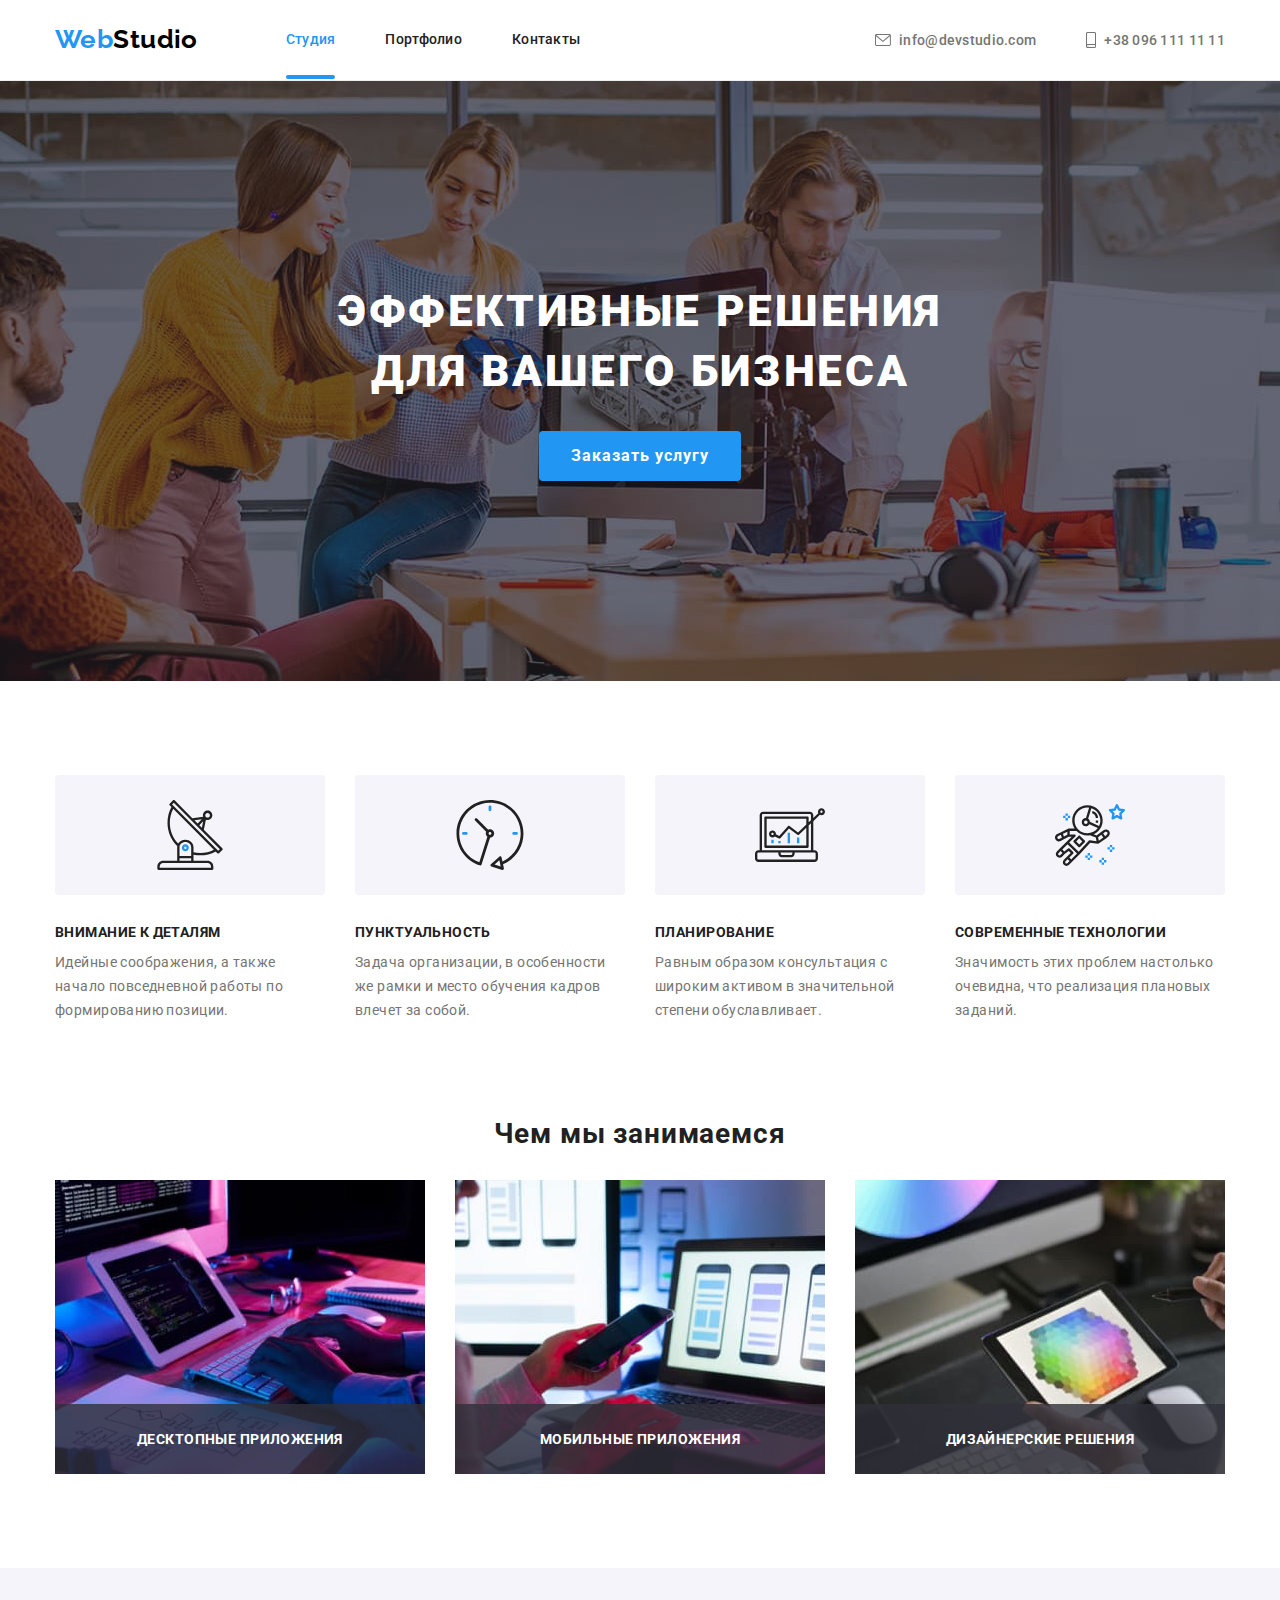
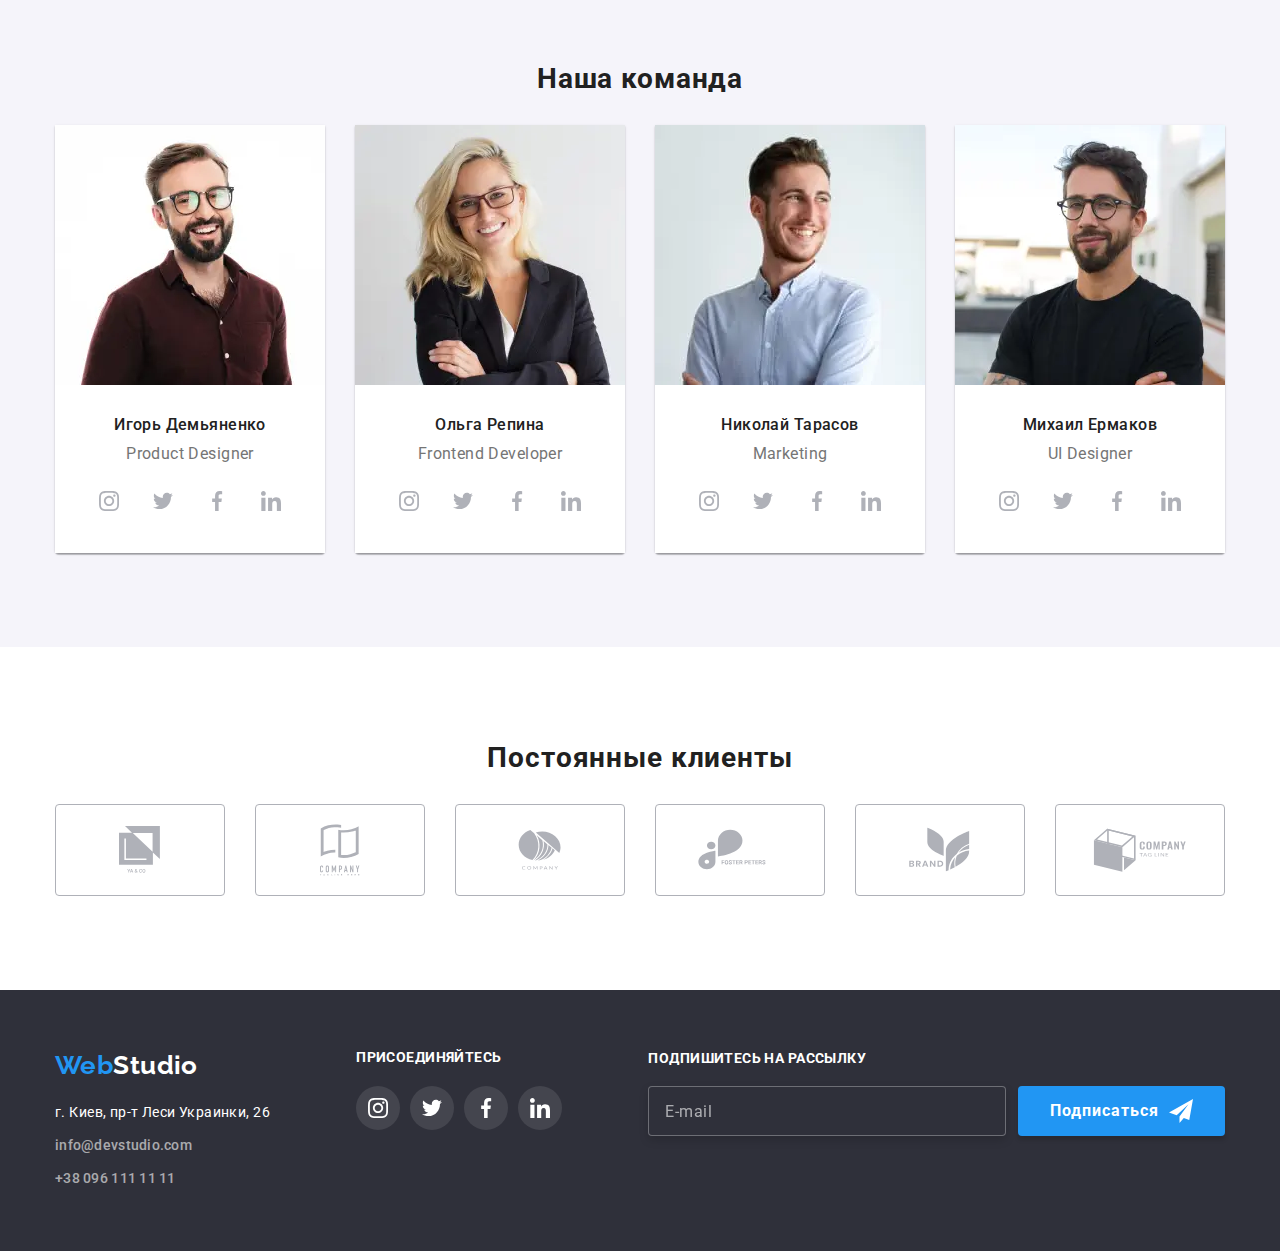
<file: index.html>
<!DOCTYPE html>
<html lang="ru">
  <head>
    <meta charset="UTF-8" />
    <meta http-equiv="X-UA-Compatible" content="IE=edge" />
    <meta name="viewport" content="width=device-width, initial-scale=1.0" />
    <title>goit-markup-hw-08</title>
    <link rel="preconnect" href="https://fonts.googleapis.com" />
    <link rel="preconnect" href="https://fonts.gstatic.com" crossorigin />
    <link
      href="https://fonts.googleapis.com/css2?family=Raleway:wght@700&family=Roboto:wght@400;500;700;900&display=swap"
      rel="stylesheet"
    />
    <link
      rel="stylesheet"
      href="https://cdn.jsdelivr.net/npm/modern-normalize@1.1.0/modern-normalize.min.css"
    />

    <link rel="stylesheet" href="./CSS/main.min.css"/>
  </head>

  <body>
    <!-- это шапка -->
    <header  class= "header">
      <div class="conteiner header-conteiner">
        <nav class="header-nav">
          <a href="./index.html" class="header-logo">
            <span class="header-logo-sub">Web</span>Studio</a
          >
          <ul class="header-nav-list list">
            <li class="header-nav-list__item">
              <a
                class="header-nav-list__link header-nav-list__link_current link"
                href="./index.html"
                >Студия</a
              >
            </li>
            <li class="header-nav-list__item">
              <a class="header-nav-list__link link" href="./portfolio.html"
                >Портфолио</a
              >
            </li>
            <li class="header-nav-list__item">
              <a class="header-nav-list__link link" href="#contacts">Контакты</a>
            </li>
          </ul>
        </nav>
        <button type="button" class="mobile-menu-open" data-menu-open>
          <svg class="mobile-menu-open__icon" width="24px" height="16px">
            <use href="./images/SVG/symbol-defs.svg#icon-menu_24px"></use>
          </svg>
        </button>

        <ul class="contact-list list">
          <li class="contact-list__mail-link">
            <a
              class="contact-list__link-header link contact-mail"
              href="mailto:info@devstudio.com"
            >
              <svg class="mail-svg" width="16" height="12">
                <use href="./images/SVG/symbol-defs.svg#envelope"></use>
              </svg>
              info@devstudio.com</a
            >
          </li>
          <li class="contact-list__tell-link">
            <a class="contact-list__link-header link" href="tel:+380961111111">
              <svg class="tell-svg" width="10" height="16">
                <use href="./images/SVG/symbol-defs.svg#smartphone"></use>
              </svg>
              +38 096 111 11 11</a
            >
          </li>
        </ul>
      </div>
      <div class="mobile-menu" data-menu>
        <div class="conteiner mobile-menu__conteiner">
          <button class="mobile-menu__close-btn" data-menu-close>
            <svg class="mobile-menu__close-icon" width="40" height="40">
              <use href="./images/SVG/symbol-defs.svg#close-modal"></use>
            </svg>
          </button>
          <ul class="mob-list-menu list">
            <li class="mob-list-menu__item">
              <a class="mob-list-menu__link mob-list-menu-link-current link" href="">Студия</a>
            </li>
            <li class="mob-list-menu__item">
              <a class="mob-list-menu__link link" class="" href="./portfolio.html">Портфолио</a>
            </li>
            <li class="mob-list-menu__item">
              <a class="mob-list-menu__link link" href="">Контакты</a>
            </li>
          </ul>
          <ul class="mob-contact">
            <li class="mob-contact__item list">
              <a class="mob-contact__link-tel link" href="tel:+380961111111 ">+38 096 111 11 11</a>
            </li>
            <li class="mob-contact__item list">
              <a class="mob-contact__link-mail link" href="mailto:info@devstudio.com">info@devstudio.com</a>
            </li>
          </ul>
          <ul class="mob-social list" >
            <li class="mob-social__item">
              <a class="mob-social__link link" href="">Instagram</a>
            </li>
            <li class="mob-social__item">
              <a class="mob-social__link link" href="">Twitter</a>
            </li>
            <li class="mob-social__item">
              <a class="mob-social__link link" href="">Facebook</a>
            </li>
            <li class="mob-social__item">
              <a class="mob-social__link link" href="">LinkedIn</a>
            </li>
          </ul>
        </div>
      </div>
    </header>

    <!-- уникальный контент -->
    <main>
    <!-- HERO -->
    <section class="section hero">
        <div class="conteiner">
          <h1 class="hero-tittle">Эффективные решения для вашего бизнеса</h1>
          <button type="button" class="hero-button" data-modal-open>Заказать услугу</button>
        </div>
      </section>

    <!-- Особенности --> 
    <section class="section qualities"> 
        <div class="conteiner">
          <h2 class="qualities-tittle visually-hidden">Особенности</h2>
          <ul class="qualities">
            <li class="qualities__item list">
              <div class="qualities__img-bg">
                <svg class="qualities__img" width="70" height="70">
                  <use href="./images/SVG/symbol-defs.svg#antenna"></use>
                </svg>
              </div>
              <h3 class="qualities__subtittle">Внимание к деталям</h3>
              <p class="qualities__text">
                Идейные соображения, а также начало повседневной работы по
                формированию позиции.
              </p>
            </li>

            <li class="qualities__item list">
               <div class="qualities__img-bg">
                <svg class="qualities__img" width="70" height="70">
                  <use href="./images/SVG/symbol-defs.svg#clock"></use>
                </svg>
              </div>
              <h3 class="qualities__subtittle">Пунктуальность</h3>
              <p class="qualities__text">
                Задача организации, в особенности же рамки и место обучения
                кадров влечет за собой.
              </p>
            </li>

            <li class="qualities__item list">
               <div class="qualities__img-bg">
                <svg class="qualities__img" width="70" height="70">
                  <use href="./images/SVG/symbol-defs.svg#diagram"></use>
                </svg>
              </div>
              <h3 class="qualities__subtittle">Планирование</h3>
              <p class="qualities__text">
                Равным образом консультация с широким активом в значительной
                степени обуславливает.
              </p>
            </li>

            <li class="qualities__item list">
               <div class="qualities__img-bg">
                <svg class="qualities__img" width="70" height="70">
                  <use href="./images/SVG/symbol-defs.svg#stronaut"></use>
                </svg>
              </div>
              <h3 class="qualities__subtittle">Современные технологии</h3>
              <p class="qualities__text">
                Значимость этих проблем настолько очевидна, что реализация
                плановых заданий.
              </p>
            </li>
          </ul>
        </div>
      </section>

    <!-- Чем мы занимаемся -->
    <section class="what-we-do section hide-mobile">
        <div class="conteiner">
          <h2 class="section-tittle">Чем мы занимаемся</h2>
          <ul class="what-we-do-list">
            <li class="what-we-do-item list">
              <div class="what-me-do-pos">
 
               <picture>
             
              <source media="(min-width: 1200px)" srcset="./images/computer1.jpg 1x, 
               ./images/computer1@2x.jpg 2x">
              <img
             src="./images/computer1.jpg"
                width="100%"
                 loading="lazy"
                alt="Копмьютер1"
              />
            </picture>
           
             
              <div class="what-we-do-subtittle">
                <p class="what-we-do-subtittle-text">Десктопные приложения</p>
              </div>
              </div>
             
            </li>
            <li class="what-we-do-item list">
              <div class="what-me-do-pos">
 <picture>
             
              <source media="(min-width: 1200px)" srcset="./images/computer2.jpg 1x, 
               ./images/computer2@2x.jpg 2x">
              <img
             src="./images/computer2.jpg"
                width="100%"
                loading="lazy"
                alt="Копмьютер2"
                
              />
            </picture>
               <div class="what-we-do-subtittle">
                <p class="what-we-do-subtittle-text">мобильные приложения</p>
              </div>

              </div>
            </li>
            <li class="what-we-do-item list">
              <div class="what-me-do-pos">
            <picture>
             
              <source media="(min-width: 1200px)" srcset="./images/computer3.jpg 1x, 
               ./images/computer3@2x.jpg 2x">
              <img
             src="./images/computer3.jpg"
                width="100%"
                 loading="lazy"
                alt="Копмьютер3"
              />
            </picture>
               <div class="what-we-do-subtittle">
                <p class="what-we-do-subtittle-text"> Дизайнерские решения</p>
              </div>
  
              </div>
            </li>
          </ul>
        </div>
      </section> 

    <!-- наша команда -->
    <section class="section team">
        <div class="conteiner">
          <h2 class="section-tittle">Наша команда</h2>
          <ul class="team-list">
            <li class="team-item list">
                 <picture>
              <source media="(min-width: 1200px)" srcset="./images/desctop/desc-team-igor.webp 1x, 
               ./images/desctop/desc-team-igor@2x.webp 2x"
               type="image/webp">
              <source media="(min-width: 1200px)" srcset="./images/desctop/desc-team-igor.jpg 1x, 
               ./images/desctop/desc-team-igor@2x.jpg 2x">


              <source media="(min-width: 768px)" srcset="./images/tablet/tablet-team-igor.webp 1x, 
               ./images/tablet/tablet-team-igor@2x.webp 2x"
               type="image/webp">
              <source media="(min-width: 768px)" srcset="./images/tablet/tablet-team-igor.jpg 1x, 
               ./images/tablet/tablet-team-igor@2x.jpg 2x">

               <source media="(max-width: 767px)" srcset="./images/mobile/mob-team-igor.webp 1x, 
               ./images/mobile/mob-team-igor@2x.webp 2x"
              type="image/webp">
              <source media="(max-width: 767px)" srcset="./images/mobile/mob-team-igor.jpg 1x, 
              ./images/mobile/mob-team-igor@2x.jpg 2x">
              <img
                src="./images/mobile/mob-team-igor.jpg"
                width="100%"
                 loading="lazy"
                alt="Игорь Демьяненко"
              />
            </picture>

              <div class="team-info">
                <h3 class="team-sub-tittle">Игорь Демьяненко</h3>
                <p class="team-text">Product Designer</p>
                <ul class="social-list list">
                  <li class="social-list-item">
                    <a href="" class="social-list-link">
                      <svg class="social-list-icon" width="20" height="20">
                        <use
                          href="./images/SVG/symbol-defs.svg#instagram"
                        ></use>
                      </svg>
                    </a>
                  </li>
                  <li class="social-list-item">
                    <a href="" class="social-list-link">
                      <svg class="social-list-icon" width="20" height="20">
                        <use href="./images/SVG/symbol-defs.svg#twitter"></use>
                      </svg>
                    </a>
                  </li>
                  <li class="social-list-item">
                    <a href="" class="social-list-link">
                      <svg class="social-list-icon" width="20" height="20">
                        <use href="./images/SVG/symbol-defs.svg#facebook"></use>
                      </svg>
                    </a>
                  </li>
                  <li class="social-list-item">
                    <a href="" class="social-list-link">
                      <svg class="social-list-icon" width="20" height="20">
                        <use href="./images/SVG/symbol-defs.svg#linkedin"></use>
                      </svg>
                    </a>
                  </li>
                </ul>
              </div>
            </li>

            <li class="team-item list">
              <picture>

               <source media="(min-width: 1200px)" srcset="./images/desctop/desc-team-olga.webp 1x, 
               ./images/desctop/desc-team-olga@2x.webp 2x"
               type="image/webp">
              <source media="(min-width: 1200px)" srcset="./images/desctop/desc-team-olga.jpg 1x, 
               ./images/desctop/desc-team-olga@2x.jpg 2x">


              <source media="(min-width: 768px)" srcset="./images/tablet/tablet-team-olga.webp 1x, 
               ./images/tablet/tablet-team-olga@2x.webp 2x"
               type="image/webp">
              <source media="(min-width: 768px)" srcset="./images/tablet/tablet-team-olga.jpg 1x, 
               ./images/tablet/tablet-team-olga@2x.jpg 2x">

               <source media="(max-width: 767px)" srcset="./images/mobile/mob-team-olga.webp 1x, 
               ./images/mobile/mob-team-olga@2x.webp 2x"
              type="image/webp">
              <source media="(max-width: 767px)" srcset="./images/mobile/mob-team-olga.jpg 1x, 
              ./images/mobile/mob-team-olga@2x.jpg 2x">
              <img
                src="./images/mobile/mob-team-olga.jpg"
                width="100%"
                loading="lazy"
                alt="Ольга Репина"
              />
             
              </picture>
             
              <div class="team-info">
                <h3 class="team-sub-tittle">Ольга Репина</h3>
                <p class="team-text">Frontend Developer</p>
                <ul class="social-list list">
                  <li class="social-list-item">
                    <a href="" class="social-list-link">
                      <svg class="social-list-icon" width="20" height="20">
                        <use
                          href="./images/SVG/symbol-defs.svg#instagram"
                        ></use>
                      </svg>
                    </a>
                  </li>
                  <li class="social-list-item">
                    <a href="" class="social-list-link">
                      <svg class="social-list-icon" width="20" height="20">
                        <use href="./images/SVG/symbol-defs.svg#twitter"></use>
                      </svg>
                    </a>
                  </li>
                  <li class="social-list-item">
                    <a href="" class="social-list-link">
                      <svg class="social-list-icon" width="20" height="20">
                        <use href="./images/SVG/symbol-defs.svg#facebook"></use>
                      </svg>
                    </a>
                  </li>
                  <li class="social-list-item">
                    <a href="" class="social-list-link">
                      <svg class="social-list-icon" width="20" height="20">
                        <use href="./images/SVG/symbol-defs.svg#linkedin"></use>
                      </svg>
                    </a>
                  </li>
                </ul>
              </div>
            </li>

            <li class="team-item list">
              <picture>

               <source media="(min-width: 1200px)" srcset="./images/desctop/desc-team-nik.webp 1x, 
               ./images/desctop/desc-team-nik@2x.webp 2x"
               type="image/webp">
              <source media="(min-width: 1200px)" srcset="./images/desctop/desc-team-nik.jpg 1x, 
               ./images/desctop/desc-team-nik@2x.jpg 2x">


              <source media="(min-width: 768px)" srcset="./images/tablet/tablet-team-nik.webp 1x, 
               ./images/tablet/tablet-team-nik@2x.webp 2x"
               type="image/webp">
              <source media="(min-width: 768px)" srcset="./images/tablet/tablet-team-nik.jpg 1x, 
               ./images/tablet/tablet-team-nik@2x.jpg 2x">

               <source media="(max-width: 767px)" srcset="./images/mobile/mob-team-nik.webp 1x, 
               ./images/mobile/mob-team-nik@2x.webp 2x"
              type="image/webp">
              <source media="(max-width: 767px)" srcset="./images/mobile/mob-team-nik.jpg 1x, 
              ./images/mobile/mob-team-nik@2x.jpg 2x">
              <img
                src="./images/mobile/mob-team-nik.jpg"
                width="100%"
                 loading="lazy"
                alt="Николай Тарасов"
              />
             
              </picture>

              <div class="team-info">
                <h3 class="team-sub-tittle">Николай Тарасов</h3>
                <p class="team-text">Marketing</p>
                <ul class="social-list list">
                  <li class="social-list-item">
                    <a href="" class="social-list-link">
                      <svg class="social-list-icon" width="20" height="20">
                        <use
                          href="./images/SVG/symbol-defs.svg#instagram"
                        ></use>
                      </svg>
                    </a>
                  </li>
                  <li class="social-list-item">
                    <a href="" class="social-list-link">
                      <svg class="social-list-icon" width="20" height="20">
                        <use href="./images/SVG/symbol-defs.svg#twitter"></use>
                      </svg>
                    </a>
                  </li>
                  <li class="social-list-item">
                    <a href="" class="social-list-link">
                      <svg class="social-list-icon" width="20" height="20">
                        <use href="./images/SVG/symbol-defs.svg#facebook"></use>
                      </svg>
                    </a>
                  </li>
                  <li class="social-list-item">
                    <a href="" class="social-list-link">
                      <svg class="social-list-icon" width="20" height="20">
                        <use href="./images/SVG/symbol-defs.svg#linkedin"></use>
                      </svg>
                    </a>
                  </li>
                </ul>
              </div>
            </li> 

             <li class="team-item list"> 
               <picture>

               <source media="(min-width: 1200px)" srcset="./images/desctop/desc-team-mixa.webp 1x, 
               ./images/desctop/desc-team-mixa@2x.webp 2x"
               type="image/webp">
              <source media="(min-width: 1200px)" srcset="./images/desctop/desc-team-mixa.jpg 1x, 
               ./images/desctop/desc-team-mixa@2x.jpg 2x">


              <source media="(min-width: 768px)" srcset="./images/tablet/tablet-team-mixa.webp 1x, 
               ./images/tablet/tablet-team-mixa@2x.webp 2x"
               type="image/webp">
              <source media="(min-width: 768px)" srcset="./images/tablet/tablet-team-mixa.jpg 1x, 
               ./images/tablet/tablet-team-mixa@2x.jpg 2x">

               <source media="(max-width: 767px)" srcset="./images/mobile/mob-team-mixa.webp 1x, 
               ./images/mobile/mob-team-mixa@2x.webp 2x"
              type="image/webp">
              <source media="(max-width: 767px)" srcset="./images/mobile/mob-team-mixa.jpg 1x, 
              ./images/mobile/mob-team-mixa@2x.jpg 2x">
              <img
                src="./images/mobile/mob-team-mixa.jpg"
                width="100%"
                 loading="lazy"
                alt="Николай Тарасов"
              />
             
              </picture>
             
              <div class="team-info">
                <h3 class="team-sub-tittle">Михаил Ермаков</h3>
                <p class="team-text">UI Designer</p>
                <ul class="social-list list">
                  <li class="social-list-item">
                    <a href="" class="social-list-link">
                      <svg class="social-list-icon" width="20" height="20">
                        <use
                          href="./images/SVG/symbol-defs.svg#instagram"
                        ></use>
                      </svg>
                    </a>
                  </li>
                  <li class="social-list-item">
                    <a href="" class="social-list-link">
                      <svg class="social-list-icon" width="20" height="20">
                        <use href="./images/SVG/symbol-defs.svg#twitter"></use>
                      </svg>
                    </a>
                  </li>
                  <li class="social-list-item">
                    <a href="" class="social-list-link">
                      <svg class="social-list-icon" width="20" height="20">
                        <use href="./images/SVG/symbol-defs.svg#facebook"></use>
                      </svg>
                    </a>
                  </li>
                  <li class="social-list-item">
                    <a href="" class="social-list-link">
                      <svg class="social-list-icon" width="20" height="20">
                        <use href="./images/SVG/symbol-defs.svg#linkedin"></use>
                      </svg> 
                   </a>
                  </li>
                </ul>
              </div>
            </li>
          </ul>
        </div>
      </section> 
    <!-- Постоянные клиенты -->
    <section class="section regular-clients">
<div class="conteiner">
  <h2 class="regular-clients-tittle">
    Постоянные клиенты
  </h2>
  <ul class="regular-clients-list list">
    <li class="regular-clients-item">
      <a class="regular-clients-link link" href="">
        <svg class="regular-clients-svg" width="41"
          height="47">
          <use href="./images/SVG/symbol-defs.svg#Union"></use>
        </svg>
      </a>
    </li>
     <li class="regular-clients-item">
      <a class="regular-clients-link link" href="">
        <svg class="regular-clients-svg" width="40" height="52">
          <use href="./images/SVG/symbol-defs.svg#company-here" ></use>
        </svg>
      </a>
    </li>
     
     <li class="regular-clients-item">
      <a class="regular-clients-link link" href="">
        <svg class="regular-clients-svg" width="43"
          height="41">
          <use href="./images/SVG/symbol-defs.svg#companym" ></use>
        </svg>
      </a>
    </li>
     
     <li class="regular-clients-item">
      <a class="regular-clients-link link" href="">
        <svg class="regular-clients-svg" width="84"
          height="41">
          <use href="./images/SVG/symbol-defs.svg#companyfp" ></use>
        </svg>
      </a>
    </li>
     
     <li class="regular-clients-item">
      <a class="regular-clients-link link" href="">
        <svg class="regular-clients-svg" width="63"
          height="45">
          <use href="./images/SVG/symbol-defs.svg#company-brand" ></use>
        </svg>
      </a>
    </li>
    <li class="regular-clients-item">
      <a class="regular-clients-link link" href="">
        <svg class="regular-clients-svg"  width="94"
          height="44">
          <use href="./images/SVG/symbol-defs.svg#company-tl"></use>
        </svg>
      </a>
    </li>
  </ul>
</div>
      </section>
    </main>

    <!-- FOOTER -->
    <footer id="contacts" class="footer">
     <div class="conteiner footer-conteiner">
<div class="footer-contact">
 <a href="./index.html" class="footer-logo link">
              <span class="footer-logo-sub">Web</span>Studio</a
            >
            <address class="address-footer">
              <ul class="footer-nav-list list">
                <li class="footer-nav-item">
                  <a
                    class="footer-nav-link link"
                    href="https://goo.gl/maps/95omFK55Zk3BSgoX8"
                    target="_blank"
                    rel="noopener noreferrer"
                    >г. Киев, пр-т Леси Украинки, 26</a
                  >
                </li>
                <li class="footer-nav-item">
                  <a class="link-footer link" href="mailto:info@devstudio.com"
                    >info@devstudio.com</a
                  >
                </li>
                <li class="footer-nav-item">
                  <a class="link-footer link" href="tel:+380961111111"
                    >+38 096 111 11 11</a
                  >
                </li>
              </ul>
            </address>
</div>

<div class="footer-social">
  <h3 class="footer-tittle">Присоединяйтесь</h3>
  <ul class="footer-main-list list">
        <li class="footer-main-adress">
        </li>
        <li class="footer-social">
          <ul class="social-list list">
            <li class="social-list-item">
              <a href="" class="social-list-link-footer">
                <svg class="social-list-icon-footer" width="20" height="20">
                  <use href="./images/SVG/symbol-defs.svg#instagram"></use>
                </svg>
              </a>
            </li>
            <li class="social-list-item">
              <a href="" class="social-list-link-footer">
                <svg class="social-list-icon-footer" width="20" height="20">
                  <use href="./images/SVG/symbol-defs.svg#twitter"></use>
                </svg>
              </a>
            </li>
            <li class="social-list-item">
              <a href="" class="social-list-link-footer">
                <svg class="social-list-icon-footer" width="20" height="20">
                  <use href="./images/SVG/symbol-defs.svg#facebook"></use>
                </svg>
              </a>
            </li>
            <li class="social-list-item">
              <a href="" class="social-list-link-footer">
                <svg class="social-list-icon-footer" width="20" height="20">
                  <use href="./images/SVG/symbol-defs.svg#linkedin"></use>
                </svg>
              </a>
            </li>
          </ul>
        </li>
      </ul>
</div>

    <div class="footer-form">
   <p class="footer-tittle-form">
    Подпишитесь на рассылку
  </p>
  <form class="footer-form-input">
   
    <div class="footer-form-info">
<input type="email" name="user_email" class="modal-form-footer-input" 
autocomplete="off" placeholder="E-mail"> 
<button type="submit" class="footer-submit-button">Подписаться
  <svg class="telegram-svg" width="24"
          height="24">
    <use href="./images/SVG/symbol-defs.svg#icon-send"></use>
  </svg>
</button>
    </div>

  </form>
           
 
</div>
</div>
    </footer>
    <!-- /FOOTER -->

    <!-- MODAL -->
    <div class="backdrop is-hidden" data-modal>
      <div class="modal">
        <button type="button"  class="modal-close-button" data-modal-close>
<svg class="modal-close-btn-icon" width="18px" height="18px">
  <use href ="./images/SVG/symbol-defs.svg#close-modal" ></use>
</svg>
        </button>
        <p class="modal-text">Оставьте свои данные, мы вам перезвоним</p>
        <form class="modal-form">
          <label class="modal-form-field">
            <span class="modal-form-input-text">Имя</span>
            <span class="modal-form-input-wrapper">
 <input type="text" name="user_name" class="modal-form-input " 
            pattern="^[a-zA-Zа-яА-Я]+$"
            minlength="2" autocomplete="off">
            
      <svg class="modal-form-icon" width="18px" height="18px">
              <use href="./images/SVG/symbol-defs.svg#icon-person-modal"></use>
            </svg>
          </span>
           
          </label>
         
            <label class="modal-form-field">
            <span class="modal-form-input-text">Телефон</span>
<span class="modal-form-input-wrapper">
  <input type="tel" name="user_phone" class="modal-form-input"
            pattern="[0-9]{3}-[0-9]{3}-[0-9]{2}-[0-9]{2}"
            title="xxx-xxx-xx-xx" autocomplete="off"
            > 
               <svg class="modal-form-icon" width="18px" height="18px">
              <use href="./images/SVG/symbol-defs.svg#icon-phone-modal"></use>
            </svg>
</span>

          </label>
           </label>
           
            <label class="modal-form-field">
             

            <span class="modal-form-input-text">Почта</span>
            <span class="modal-form-input-wrapper">
 <input type="email" name="user_email" class="modal-form-input" autocomplete="off" > 
             <svg class="modal-form-icon" width="18px" height="18px">
              <use href="./images/SVG/symbol-defs.svg#icon-email-modal"></use>
            </svg>
            </span>
           
          </label>
            <label class="modal-form-field-textarea">
            <span class="modal-form-input-text">Комментарий</span>
            <textarea name="user_messege" 
              class="modal-form-messege" placeholder="Введите текст"></textarea>
          </label>
          <input id="user-pocicy" type="checkbox" 
          class="modal-form-check visually-hidden">
          <label for="user-pocicy" class="modal-form-check-desc">Соглашаюсь с рассылкой и принимаю&nbsp;<a class="polocy-link" href="">Условия договора</a> </label>
          <button type="submit" class="submit-button">Отправить</button>
        </form>
      </div>
    </div>
    <!-- /MODAL -->

    <script src="./js/modal.js"></script>
    <script src="./js/mobile-menu.js"></script>
    <!-- </body>
</html> -->
  </body>
</html>
</file>
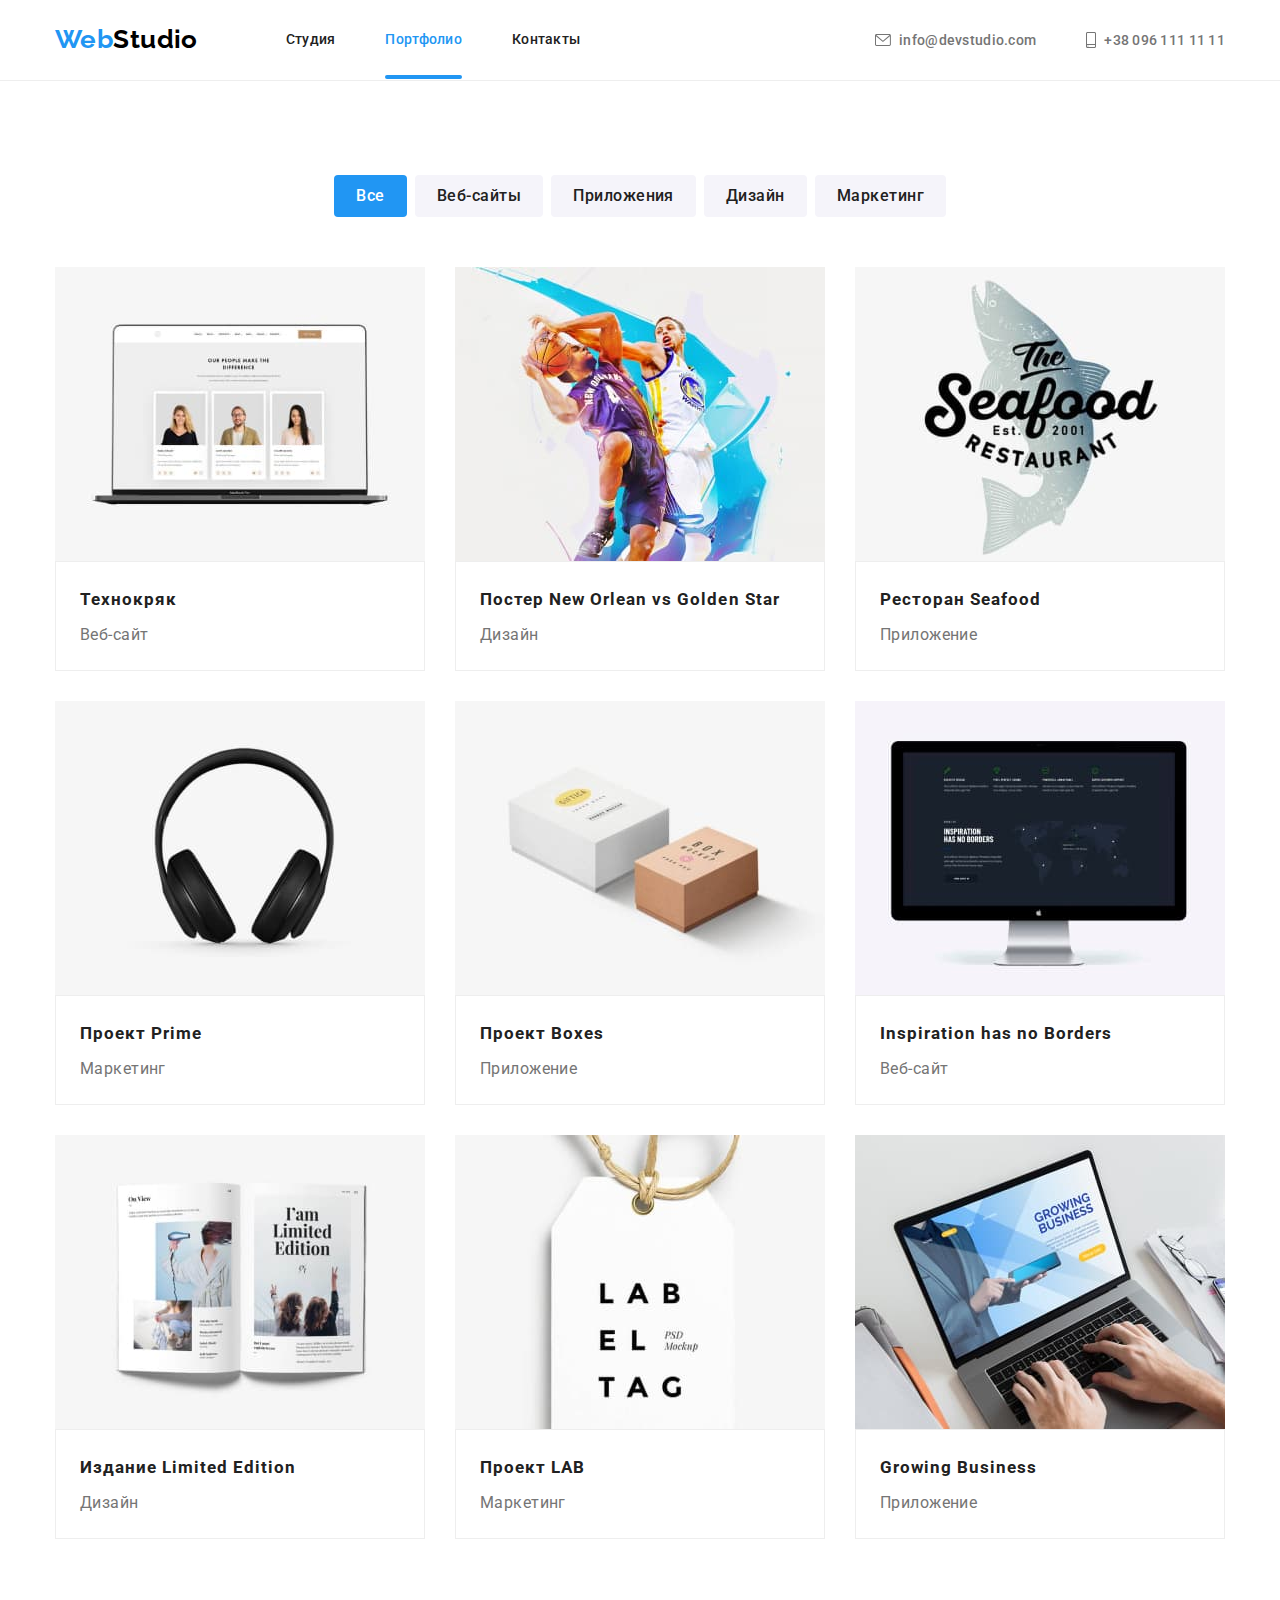
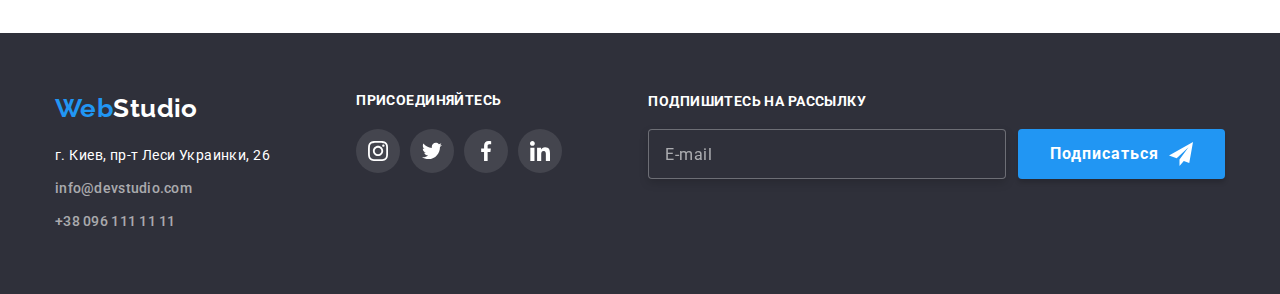
<file: portfolio.html>
<!DOCTYPE html>
<html lang="ru">
  <head>
    <meta charset="UTF-8" />
    <meta http-equiv="X-UA-Compatible" content="IE=edge" />
    <meta name="viewport" content="width=device-width, initial-scale=1.0" />
    <title>goit-markup-hw-08</title>
    <link rel="preconnect" href="https://fonts.googleapis.com" />
    <link rel="preconnect" href="https://fonts.gstatic.com" crossorigin />
    <link
      href="https://fonts.googleapis.com/css2?family=Raleway:wght@700&family=Roboto:wght@400;500;700;900&display=swap"
      rel="stylesheet"
    />
    <link
      rel="stylesheet"
      href="https://cdn.jsdelivr.net/npm/modern-normalize@1.1.0/modern-normalize.min.css"
    />
     <link rel="stylesheet" href="./CSS/main.min.css">
  </head>

  <body>
    <!-- это шапка -->
     <header  class= "header">
      <div class="conteiner header-conteiner">
        <nav class="header-nav">
          <a href="./index.html" class="header-logo">
            <span class="header-logo-sub">Web</span>Studio</a
          >
          <ul class="header-nav-list list">
            <li class="header-nav-list__item">
              <a
                class="header-nav-list__link  link"
                href="./index.html"
                >Студия</a
              >
            </li>
            <li class="header-nav-list__item">
              <a class="header-nav-list__link link header-nav-list__link_current" href="./portfolio.html"
                >Портфолио</a
              >
            </li>
            <li class="header-nav-list__item">
              <a class="header-nav-list__link link" href="#contacts">Контакты</a>
            </li>
          </ul>
        </nav>
        <button type="button" class="mobile-menu-open" data-menu-open>
          <svg class="mobile-menu-open__icon" width="24px" height="16px">
            <use href="./images/SVG/symbol-defs.svg#icon-menu_24px"></use>
          </svg>
        </button>

        <ul class="contact-list list">
          <li class="contact-list__mail-link">
            <a
              class="contact-list__link-header link contact-mail"
              href="mailto:info@devstudio.com"
            >
              <svg class="mail-svg" width="16" height="12">
                <use href="./images/SVG/symbol-defs.svg#envelope"></use>
              </svg>
              info@devstudio.com</a
            >
          </li>
          <li class="contact-list__tell-link">
            <a class="contact-list__link-header link" href="tel:+380961111111">
              <svg class="tell-svg" width="10" height="16">
                <use href="./images/SVG/symbol-defs.svg#smartphone"></use>
              </svg>
              +38 096 111 11 11</a
            >
          </li>
        </ul>
      </div>
      <div class="mobile-menu" data-menu>
        <div class="conteiner mobile-menu__conteiner">
          <button class="mobile-menu__close-btn" data-menu-close>
            <svg class="mobile-menu__close-icon" width="40" height="40">
              <use href="./images/SVG/symbol-defs.svg#close-modal"></use>
            </svg>
          </button>
          <ul class="mob-list-menu list">
            <li class="mob-list-menu__item">
              <a class="mob-list-menu__link link" href="index.html">Студия</a>
            </li>
            <li class="mob-list-menu__item">
              <a class="mob-list-menu__link mob-list-menu-link-current link" class="" href="./portfolio.html">Портфолио</a>
            </li>
            <li class="mob-list-menu__item">
              <a class="mob-list-menu__link link" href="">Контакты</a>
            </li>
          </ul>
          <ul class="mob-contact">
            <li class="mob-contact__item list">
              <a class="mob-contact__link-tel link" href="tel:+380961111111 ">+38 096 111 11 11</a>
            </li>
            <li class="mob-contact__item list">
              <a class="mob-contact__link-mail link" href="mailto:info@devstudio.com">info@devstudio.com</a>
            </li>
          </ul>
          <ul class="mob-social list" >
            <li class="mob-social__item">
              <a class="mob-social__link link" href="">Instagram</a>
            </li>
            <li class="mob-social__item">
              <a class="mob-social__link link" href="">Twitter</a>
            </li>
            <li class="mob-social__item">
              <a class="mob-social__link link" href="">Facebook</a>
            </li>
            <li class="mob-social__item">
              <a class="mob-social__link link" href="">LinkedIn</a>
            </li>
          </ul>
        </div>
      </div>
    </header>

    <!-- уникальный контент -->
    <main>
      <section class="section">
        <div class="conteiner portfolio-conteiner">
          <h1 class="visually-hidden">примеры работ</h1>
          <ul class="filter-list list">
            <li class="filter-list-item">
              <button class="portfolio-button current-button" type="button">
                Все
              </button>
            </li>
            <li class="filter-list-item">
              <button class="portfolio-button" type="button">Веб-сайты</button>
            </li>
            <li class="filter-list-item">
              <button class="portfolio-button" type="button">Приложения</button>
            </li>
            <li class="filter-list-item">
              <button class="portfolio-button" type="button">Дизайн</button>
            </li>
            <li class="filter-list-item">
              <button class="portfolio-button" type="button">Маркетинг</button>
            </li>
          </ul>
          <!-- карточки проектов -->
          <ul class="portfolio-list list">
            <li class="portfolio-list-item">
              <a class="link-portfolio link" href="">
                <div class="team-list-img-wrapper">
                <picture>
         
              <source media="(min-width: 1200px)" srcset="./images/portfolio/desctop/port-desctop-duck.jpg 1x, 
               ./images/portfolio/desctop/port-desctop-duck@2x.jpg 2x">
         
              <source media="(min-width: 768px)" srcset="./images/portfolio/tablet/port-tablet-duck.jpg 1x, 
               ./images/portfolio/tablet/port-tablet-duck@2x.jpg 2x">

              <source media="(max-width: 767px)" srcset="./images/portfolio/mobile/port-mob-duck.jpg 1x, 
              ./images/portfolio/mobile/port-mob-duck@2x.jpg 2x">
              <img
                src="./images/portfolio/mobile/port-mob-duck.img"
                width="100%"
                alt="create websites"
              />
            </picture>
                <p class="overlay">Technoduck is a state-of-the-art coronavirus distribution platform. 
                  Companies use this platform for digital espionage and attacks on competitors' 
                  secure servers.</p>
                </div>
                
                <div class="card-info">
                  <h2 class="tittle-portfolio">Технокряк</h2>
                  <p class="text-portfolio">Веб-сайт</p>
                </div>
              </a>
            </li>

            <li class="portfolio-list-item">
              <a class="link-portfolio link" href="">

                <div class="team-list-img-wrapper">

                  
                   <picture>
               <source media="(min-width: 1200px)" srcset="./images/portfolio/desctop/port-desctop-orlean.jpg 1x, 
               ./images/portfolio/desctop/port-desctop-orlean@2x.jpg 2x">
         
            <source media="(min-width: 768px)" srcset="./images/portfolio/tablet/port-tablet-orlean.jpg 1x, 
               ./images/portfolio/tablet/port-tablet-orlean@2x.jpg 2x">

              <source media="(max-width: 767px)" srcset="./images/portfolio/mobile/port-mob-orlean.jpg 1x, 
              ./images/portfolio/mobile/port-mob-orlean@2x.jpg 2x">
              <img
                src="./images/portfolio/mobile/port-mob-orlean.img"
                width="100%"
                alt="create posters"
              />
            </picture>
                    <p class="overlay">Technoduck is a state-of-the-art coronavirus distribution platform. 
                  Companies use this platform for digital espionage and attacks on competitors' 
                  secure servers.</p>
                </div>
              
                <div class="card-info">
                  <h2 class="tittle-portfolio">
                    Постер New Orlean vs Golden Star
                  </h2>
                  <p class="text-portfolio">Дизайн</p>
                </div>
              </a>
            </li>

            <li class="portfolio-list-item">
              <a class="link-portfolio link" href="">
                
                  
                <div class="team-list-img-wrapper">
   <picture>
         
               <source media="(min-width: 1200px)" srcset="./images/portfolio/desctop/port-desctop-seafood.jpg 1x, 
               ./images/portfolio/desctop/port-desctop-seafood@2x.jpg 2x">
         
          <source media="(min-width: 768px)" srcset="./images/portfolio/tablet/port-tablet-seafood.jpg 1x, 
               ./images/portfolio/tablet/port-tablet-seafood@2x.jpg 2x">

              <source media="(max-width: 767px)" srcset="./images/portfolio/mobile/port-mob-seafood.jpg 1x, 
              ./images/portfolio/mobile/port-mob-seafood@2x.jpg 2x">
              <img
                src="./images/portfolio/mobile/port-mob-seafood.img"
                width="100%"
                alt="creat-websites"
              />
            </picture>
<p class="overlay">Technoduck is a state-of-the-art coronavirus distribution platform. 
                  Companies use this platform for digital espionage and attacks on competitors' 
                  secure servers.</p>
                </div>
              
                <div class="card-info">
                  <h2 class="tittle-portfolio">Ресторан Seafood</h2>
                  <p class="text-portfolio">Приложение</p>
                </div>
              </a>
            </li>

            <li class="portfolio-list-item">
              <a class="link-portfolio link" href="">
                <div class="team-list-img-wrapper">
  <picture>
         
              <source media="(min-width: 1200px)" srcset="./images/portfolio/desctop/port-desctop-prime.jpg 1x, 
               ./images/portfolio/desctop/port-desctop-prime@2x.jpg 2x">
         
              <source media="(min-width: 768px)" srcset="./images/portfolio/tablet/port-tablet-prime.jpg 1x, 
               ./images/portfolio/tablet/port-tablet-prime@2x.jpg 2x">

              <source media="(max-width: 767px)" srcset="./images/portfolio/mobile/port-mob-prime.jpg 1x, 
              ./images/portfolio/mobile/port-mob-prime@2x.jpg 2x">
              <img
                src="./images/portfolio/mobile/port-mob-prime.img"
                width="100%"
                alt="creat-websites"
              />
            </picture>
                  <p class="overlay">Technoduck is a state-of-the-art coronavirus distribution platform. 
                  Companies use this platform for digital espionage and attacks on competitors' 
                  secure servers.</p>
                </div>
              
                <div class="card-info">
                  <h2 class="tittle-portfolio">Проект Prime</h2>
                  <p class="text-portfolio">Маркетинг</p>
                </div>
              </a>
            </li>

            <li class="portfolio-list-item">
              <a class="link-portfolio link" href="">
                <div class="team-list-img-wrapper">
                  <picture>
         
              <source media="(min-width: 1200px)" srcset="./images/portfolio/desctop/port-desctop-box.jpg 1x, 
               ./images/portfolio/desctop/port-desctop-box@2x.jpg 2x">
         
              <source media="(min-width: 768px)" srcset="./images/portfolio/tablet/port-tablet-box.jpg 1x, 
               ./images/portfolio/tablet/port-tablet-box@2x.jpg 2x">

              <source media="(max-width: 767px)" srcset="./images/portfolio/mobile/port-mob-box.jpg 1x, 
              ./images/portfolio/mobile/port-mob-box@2x.jpg 2x">
              <img
                src="./images/portfolio/mobile/port-mob-box.img"
                width="100%"
                alt="creat-websites"
              />
            </picture>
               <p class="overlay">Technoduck is a state-of-the-art coronavirus distribution platform. 
                  Companies use this platform for digital espionage and attacks on competitors' 
                  secure servers.</p>
                </div>
              
                <div class="card-info">
                  <h2 class="tittle-portfolio">Проект Boxes</h2>
                  <p class="text-portfolio link">Приложение</p>
                </div>
              </a>
            </li>

            <li class="portfolio-list-item">
              <a class="link-portfolio link" href="">
                <div class="team-list-img-wrapper">
                     <picture>
         
             <source media="(min-width: 1200px)" srcset="./images/portfolio/desctop/port-desctop-inspire.jpg 1x, 
               ./images/portfolio/desctop/port-desctop-inspire@2x.jpg 2x">
         
                <source media="(min-width: 768px)" srcset="./images/portfolio/tablet/port-tablet-inspire.jpg 1x, 
               ./images/portfolio/tablet/port-tablet-inspire@2x.jpg 2x">

              <source media="(max-width: 767px)" srcset="./images/portfolio/mobile/port-mob-inspire.jpg 1x, 
              ./images/portfolio/mobile/port-mob-inspire@2x.jpg 2x">
              <img
                src="./images/portfolio/mobile/port-mob-inspire.img"
                width="100%"
                alt="creat-websites"
              />
            </picture>
  <p class="overlay">Technoduck is a state-of-the-art coronavirus distribution platform. 
                  Companies use this platform for digital espionage and attacks on competitors' 
                  secure servers.</p>
                </div>
          

                <div class="card-info">
                  <h2 class="tittle-portfolio link">Inspiration has no Borders</h2>
                  <p class="text-portfolio">Веб-сайт</p>
                </div>
              </a>
            </li>

            <li class="portfolio-list-item">
              <a class="link-portfolio link" href="">
                <div class="team-list-img-wrapper">
                  <picture>
         
                <source media="(min-width: 1200px)" srcset="./images/portfolio/desctop/port-desctop-limit.jpg 1x, 
               ./images/portfolio/desctop/port-desctop-limit@2x.jpg 2x">
         
               <source media="(min-width: 768px)" srcset="./images/portfolio/tablet/port-tablet-limit.jpg 1x, 
               ./images/portfolio/tablet/port-tablet-limit@2x.jpg 2x">

              <source media="(max-width: 767px)" srcset="./images/portfolio/mobile/port-mob-limited.jpg 1x, 
              ./images/portfolio/mobile/port-mob-limited@2x.jpg 2x">
              <img
                src="./images/portfolio/mobile/port-mob-limited.img"
                width="100%"
                alt="creat-websites"
              />
            </picture>
  <p class="overlay">Technoduck is a state-of-the-art coronavirus distribution platform. 
                  Companies use this platform for digital espionage and attacks on competitors' 
                  secure servers.</p>
                </div>
             
                <div class="card-info">
                  <h2 class="tittle-portfolio link">Издание Limited Edition</h2>
                  <p class="text-portfolio">Дизайн</p>
                </div>
              </a>
            </li>

            <li class="portfolio-list-item">
              <a class="link-portfolio link" href="">

                <div class="team-list-img-wrapper">
                    <picture>
         
              <source media="(min-width: 1200px)" srcset="./images/portfolio/desctop/port-desctop-lab.jpg 1x, 
               ./images/portfolio/desctop/port-desctop-lab@2x.jpg 2x">
         
             <source media="(min-width: 768px)" srcset="./images/portfolio/tablet/port-tablet-lab.jpg 1x, 
               ./images/portfolio/tablet/port-tablet-lab@2x.jpg 2x">

              <source media="(max-width: 767px)" srcset="./images/portfolio/mobile/port-mob-lab.jpg 1x, 
              ./images/portfolio/mobile/port-mob-lab@2x.jpg 2x">
              <img
                src="./images/portfolio/mobile/port-mob-lab.img"
                width="100%"
                alt="creat-websites"
              />
            </picture>
  <p class="overlay">Technoduck is a state-of-the-art coronavirus distribution platform. 
                  Companies use this platform for digital espionage and attacks on competitors' 
                  secure servers.</p>
                </div>
             
                <div class="card-info">
                  <h2 class="tittle-portfolio link">Проект LAB</h2>
                  <p class="text-portfolio">Маркетинг</p>
                </div>
              </a>
            </li>

            <li class="portfolio-list-item">
              <a class="link-portfolio link" href="">
                <div class="team-list-img-wrapper">
                   <picture>
         
             <source media="(min-width: 1200px)" srcset="./images/portfolio/desctop/port-desctop-busi.jpg 1x, 
               ./images/portfolio/desctop/port-desctop-busi@2x.jpg 2x">
         
               <source media="(min-width: 768px)" srcset="./images/portfolio/tablet/port-tablet-busi.jpg 1x, 
               ./images/portfolio/tablet/port-tablet-busi@2x.jpg 2x">

              <source media="(max-width: 767px)" srcset="./images/portfolio/mobile/port-mob-busi.jpg 1x, 
              ./images/portfolio/mobile/port-mob-busi@2x.jpg 2x">
              <img
                src="./images/portfolio/mobile/port-mob-busi.img"
                width="100%"
                alt="creat-websites"
              />
            </picture>
  <p class="overlay">Technoduck is a state-of-the-art coronavirus distribution platform. 
                  Companies use this platform for digital espionage and attacks on competitors' 
                  secure servers.</p>
                </div>
              
                <div class="card-info">
                  <h2 class="tittle-portfolio">Growing Business</h2>
                  <p class="text-portfolio">Приложение</p>
                </div>
              </a>
            </li>
          </ul>
        </div>
      </section>
    </main>

   <!-- FOOTER -->
    <footer class="footer">
     <div class="conteiner footer-conteiner">
<div class="footer-contact">
 <a href="./index.html" class="footer-logo link">
              <span class="footer-logo-sub">Web</span>Studio</a
            >
            <address class="address-footer">
              <ul class="footer-nav-list list">
                <li class="footer-nav-item">
                  <a
                    class="footer-nav-link link"
                    href="https://goo.gl/maps/95omFK55Zk3BSgoX8"
                    target="_blank"
                    rel="noopener noreferrer"
                    >г. Киев, пр-т Леси Украинки, 26</a
                  >
                </li>
                <li class="footer-nav-item">
                  <a class="link-footer link" href="mailto:info@devstudio.com"
                    >info@devstudio.com</a
                  >
                </li>
                <li class="footer-nav-item">
                  <a class="link-footer link" href="tel:+380961111111"
                    >+38 096 111 11 11</a
                  >
                </li>
              </ul>
            </address>
</div>

<div class="footer-social">
  <h3 class="footer-tittle">Присоединяйтесь</h3>
  <ul class="footer-main-list list">
        <li class="footer-main-adress">
        </li>
        <li class="footer-social">
          <ul class="social-list list">
            <li class="social-list-item">
              <a href="" class="social-list-link-footer">
                <svg class="social-list-icon-footer" width="20" height="20">
                  <use href="./images/SVG/symbol-defs.svg#instagram"></use>
                </svg>
              </a>
            </li>
            <li class="social-list-item">
              <a href="" class="social-list-link-footer">
                <svg class="social-list-icon-footer" width="20" height="20">
                  <use href="./images/SVG/symbol-defs.svg#twitter"></use>
                </svg>
              </a>
            </li>
            <li class="social-list-item">
              <a href="" class="social-list-link-footer">
                <svg class="social-list-icon-footer" width="20" height="20">
                  <use href="./images/SVG/symbol-defs.svg#facebook"></use>
                </svg>
              </a>
            </li>
            <li class="social-list-item">
              <a href="" class="social-list-link-footer">
                <svg class="social-list-icon-footer" width="20" height="20">
                  <use href="./images/SVG/symbol-defs.svg#linkedin"></use>
                </svg>
              </a>
            </li>
          </ul>
        </li>
      </ul>
</div>

    <div class="footer-form">
   <p class="footer-tittle-form">
    Подпишитесь на рассылку
  </p>
  <form class="footer-form-input">
   
    <div class="footer-form-info">
<input type="email" name="user_email" class="modal-form-footer-input" 
autocomplete="off" placeholder="E-mail"> 
<button type="submit" class="footer-submit-button">Подписаться
  <svg class="telegram-svg" width="24"
          height="24">
    <use href="./images/SVG/symbol-defs.svg#icon-send"></use>
  </svg>
</button>
    </div>

  </form>
           
 
</div>
    </footer>
    <!-- /FOOTER -->
 <script src="./js/modal.js"></script>
    <script src="./js/mobile-menu.js"></script>
  </body>
</html>
</file>
<file: CSS/main.min.css>
:root{--tittle-text-color: #212121;--hero-bg-color: #c4c4c4;--text-color: #757575;--text-hero: #ffffff;--heared-nav-link: #212121;--botton-action-text-color: #2196f3;--botton-background-action: #ffffff;--botton-background: #ffffff;--background-header: #ffffff;--background-body: #e5e5e5;--background-team: #f5f4fa;--background-f-h: #2f303a;--text-footer-color: (255, 255, 255, 0.6)}.visually-hidden{position:absolute;width:1px;height:1px;margin:-1px;border:0;padding:0;white-space:nowrap;clip-path:inset(100%);clip:rect(0 0 0 0);overflow:hidden}.regular-clients-link{display:flex;justify-content:center;align-items:center}h1,h2,h3,h4,h5,h6,p{margin-top:0;margin-bottom:0}ol,ul{margin-top:0;margin-bottom:0;padding-left:0}img{display:block}button{cursor:pointer}.list{list-style:none;padding:0;margin:0}.link{text-decoration:none}body{font-family:"Roboto",sans-serif;font-size:14px;color:var(--text-color);letter-spacing:.03em}@media screen and (max-width: 1199px){.section{padding-top:60px;padding-bottom:60px}}@media screen and (min-width: 1200px){.section{padding-top:94px;padding-bottom:94px}}.conteiner{padding-left:15px;padding-right:15px}@media screen and (min-width: 480px){.conteiner{max-width:480px;margin-left:auto;margin-right:auto}}@media screen and (min-width: 768px){.conteiner{max-width:768px;margin-left:auto;margin-right:auto}}@media screen and (min-width: 1200px){.conteiner{max-width:1200px;margin-left:auto;margin-right:auto}}.backdrop{position:fixed;z-index:100;top:0;left:0;width:100%;height:100%;background-color:rgba(0,0,0,.2);transition:opacity 250ms cubic-bezier(0.4, 0, 0.2, 1),visibility 250ms cubic-bezier(0.4, 0, 0.2, 1);overflow-y:scroll}.modal{position:absolute;top:50%;left:50%;transform:translate(-50%, -50%);width:530px;background-color:#fff;box-shadow:0px 1px 3px rgba(0,0,0,.12),0px 1px 1px rgba(0,0,0,.14),0px 2px 1px rgba(0,0,0,.2);border-radius:4px;padding:40px}.backdrop.is-hidden{opacity:0;visibility:hidden;pointer-events:none}.modal-close-button{position:absolute;transition:border-color 250ms cubic-bezier(0.4, 0, 0.2, 1);top:8px;right:8px;display:flex;justify-content:center;align-items:center;padding:0;background-color:#fff;border:1px solid rgba(0,0,0,.1);width:30px;height:30px;border-radius:50%}.modal-close-button:hover,.modal-close-button:focus{border-color:#2196f3;fill:#2196f3}.modal-text{font-weight:700;font-size:20px;line-height:1.15;text-align:center;letter-spacing:.03em;margin-bottom:12px;color:var(--heared-nav-link)}.modal-close-btn-icon{transition:fill 250ms cubic-bezier(0.4, 0, 0.2, 1)}.modal-form{display:flex;flex-direction:column}.modal-form-input{transition:border-color 250ms cubic-bezier(0.4, 0, 0.2, 1);width:100%;border:1px solid rgba(33,33,33,.2);height:40px;border-radius:4px;padding-left:42px}.modal-form-input:focus{border-color:#2196f3;outline:none}.modal-form-icon{transition:fill 250ms cubic-bezier(0.4, 0, 0.2, 1);position:absolute;top:50%;transform:translate(0, -50%);left:12px;display:block;fill:#000}.modal-form-input:focus+.modal-form-icon{fill:var(--botton-action-text-color)}.modal-form-input-text{display:block;font-size:12px;line-height:1.16;letter-spacing:.01em;color:var(--text-color);margin-bottom:4px}.modal-form-field{margin-bottom:10px}.modal-form-input-wrapper{display:block;position:relative}.modal-form-messege{display:block;resize:none;width:100%;height:120px;padding:12px 16px;transition:border-color 250ms cubic-bezier(0.4, 0, 0.2, 1);border-radius:4px;border:1px solid rgba(33,33,33,.2)}.modal-form-messege::placeholder{font-weight:400;font-size:14px;line-height:1.14;letter-spacing:.01em;color:rgba(117,117,117,.5)}.modal-form-messege:focus{border-color:#2196f3;outline:none}.modal-form-field-textarea{margin-bottom:20px}.modal-form-check-desc{display:flex;justify-content:center;align-items:center;line-height:1.71;letter-spacing:.03em;color:var(--text-color);margin-bottom:30px}.modal-form-check-desc:before{content:"";display:block;min-width:16px;height:15px;border-radius:2px;border:1px solid #212121;cursor:pointer;margin-right:8px}.modal-form-check:checked+.modal-form-check-desc:before{background-color:#2196f3;background-image:url(../images/bi-form.svg);background-repeat:no-repeat;background-size:contain;background-position:center;border:none}.modal-form-check:focus+.modal-form-check-desc:before{outline:1px solid #212121}.submit-button{font-family:inherit;align-self:center;font-weight:700;font-size:16px;line-height:1.88;text-align:center;letter-spacing:.06em;background-color:var(--botton-action-text-color);color:var(--botton-background);box-shadow:0px 4px 4px rgba(0,0,0,.15);border-radius:4px;border:none;padding:10px 32px;min-width:200px;min-height:50px;margin:auto;transition:background-color 250ms cubic-bezier(0.4, 0, 0.2, 1)}.submit-button:hover,.submit-button:focus{background-color:#188ce8}.polocy-link{color:var(--botton-action-text-color)}@media screen and (max-width: 1200px){.modal{width:95%;max-width:450px}.modal-form-check-desc{font-size:12px}}@media screen and (max-width: 767px){.mobile-menu{position:fixed;width:100%;height:100%;z-index:1000;top:0;left:0;opacity:0;visibility:hidden;pointer-events:none;background-color:#fff}.mobile-menu.is-open{opacity:1;visibility:visible;pointer-events:auto;transition:opacity 250ms cubic-bezier(0.4, 0, 0.2, 1),visibility 250ms cubic-bezier(0.4, 0, 0.2, 1)}.mobile-menu__close-btn{position:absolute;top:15px;right:15px;background-color:rgba(0,0,0,0);border:none;padding:0;line-height:0}.mobile-menu__conteiner{position:relative;padding-left:25px;padding-top:48px;padding-bottom:48px}.mobile-menu-open{background-color:rgba(0,0,0,0);border:none;padding:0;line-height:0;width:40px;height:40px}.mobile-menu-open__icon{fill:var(--tittle-text-color);transition:fill 250ms cubic-bezier(0.4, 0, 0.2, 1)}.mobile-menu-open__icon:hover{fill:#2196f3}.mobile-menu__close-icon{fill:var(--tittle-text-color);transition:fill 250ms cubic-bezier(0.4, 0, 0.2, 1)}.mobile-menu__close-icon:hover{fill:#2196f3}}.mob-contact{margin-top:290px}.mob-list-menu{padding-top:0px}.mob-list-menu__item{font-weight:500;font-size:40px;line-height:1.175;letter-spacing:.02em}.mob-list-menu__item:not(:last-child){margin-bottom:30px}.mob-list-menu__link{color:#212121;transition:color 250ms cubic-bezier(0.4, 0, 0.2, 1)}.mob-list-menu__link:hover,.mob-list-menu__link:focus{color:#2196f3}.mob-contact__item:not(:last-child){margin-bottom:32px}.mob-contact__link-tel{font-weight:500;font-size:30px;line-height:1.18;letter-spacing:.02em;color:var(--botton-action-text-color)}.mob-contact__link-mail{font-weight:500;font-size:24px;line-height:1.17;letter-spacing:.02em;color:var(--text-color)}.mob-social{margin-top:64px;display:flex;flex-wrap:wrap}.mob-social__item{position:relative}.mob-social__link{font-weight:500;font-size:18px;line-height:1.22;letter-spacing:.02em;color:var(--botton-action-text-color)}.mob-social__item:not(:last-child){padding-right:20px;margin-bottom:15px}.mob-social__item:not(:last-child)::after{content:"";position:absolute;right:10px;top:0;display:block;height:100%;width:1px;background-color:rgba(33,33,33,.2)}.mob-list-menu-link-current{color:var(--botton-action-text-color)}@media screen and (max-width: 767px){.header-logo{color:#000;font-family:"Raleway",sans-serif;font-style:normal;font-size:26px;font-weight:700;line-height:1.1923076923;text-decoration:none;margin-right:88px;font-size:24px}.header-logo-sub{color:#2196f3;font-size:24px}.header-nav-list{display:none}.contact-list{display:none}}.header-conteiner{display:flex;align-items:center;justify-content:space-between}.header{padding-top:10px;padding-bottom:10px}@media screen and (min-width: 768px){.header-logo{color:#000;font-family:"Raleway",sans-serif;font-style:normal;font-size:26px;font-weight:700;line-height:1.1923076923;text-decoration:none;margin-right:88px;font-size:24px}.header-logo-sub{color:#2196f3;font-size:24px}.header{background-color:var(--background-header);padding-top:15px;padding-bottom:15px;border-bottom:1px solid #eee}.mobile-menu{display:none}.mobile-menu-open{display:none}.header-nav{display:flex;align-items:center}.header-nav-list{display:flex;align-items:center}.header-nav-list__item:not(:last-child){margin-right:50px}.contact-list{display:flex;flex-direction:column;margin-left:auto;color:var(--text-color)}.contact-mail{transition:color 250ms cubic-bezier(0.4, 0, 0.2, 1);margin-left:auto}.header-nav-list__link{font-weight:500;line-height:1.14;letter-spacing:.02em;color:var(--heared-nav-link);transition:color 250ms cubic-bezier(0.4, 0, 0.2, 1)}.header-nav-list__link:focus,.header-nav-list__link:hover{color:var(--botton-action-text-color)}.header-nav-list__link:hover .mail-svg{fill:#2196f3}.qualities-subtittle{color:var(--tittle-text-color)}.hero-tittle{color:#fff;text-transform:uppercase}.header-conteiner{display:flex;align-items:center}.mail-svg{width:16px;height:12px;fill:var(--text-color);margin-right:8px;fill:currentColor}.tell-svg{width:10px;height:16px;fill:var(--text-color);margin-right:8px;fill:currentColor}.contact-list__link-header{display:flex;align-items:center;transition:color 250ms cubic-bezier(0.4, 0, 0.2, 1);font-size:12px;font-weight:500;line-height:2;letter-spacing:.02em;color:var(--text-color)}.contact-list__link-header:focus,.contact-list__link-header:hover{color:var(--botton-action-text-color)}}@media screen and (min-width: 1200px){.header-logo{font-size:26px}.header-logo-sub{font-size:26px}.header{padding-top:24px;padding-bottom:25px}.contact-list{display:flex;flex-direction:row;align-items:center;margin-left:auto;color:var(--text-color)}.contact-list__mail-link{margin-right:50px}.header-conteiner{display:flex;align-items:center}.contact-list__link-header{font-size:14px;margin:0}}.header-nav-list__link_current{color:var(--botton-action-text-color);position:relative;padding-bottom:32px}.header-nav-list__link_current::after{content:"";position:absolute;left:0;bottom:0;display:block;width:100%;height:4px;background:var(--botton-action-text-color);border-radius:2px}@media screen and (max-width: 767px){.hero{padding-top:118px;padding-bottom:118px;background-image:linear-gradient(to right, rgba(47, 48, 58, 0.4), rgba(47, 48, 58, 0.4)),url(../images/hero-bg-mob.jpg);background-color:var(--hero-bg-color);background-repeat:no-repeat;background-size:cover;background-position:center;height:400px}}@media screen and (max-width: 767px)and (min-device-pixel-ratio: 2)and (max-width: 767px),screen and (max-width: 767px)and (min-resolution: 192dpi)and (max-width: 767px),screen and (max-width: 767px)and (min-resolution: 2dppx)and (max-width: 767px){.hero{background-image:linear-gradient(to right, rgba(47, 48, 58, 0.4), rgba(47, 48, 58, 0.4)),url(../images/hero-bg-mob-2x.jpg)}}@media screen and (max-width: 767px){.hero-tittle{max-width:360px;margin-left:auto;margin-right:auto;font-weight:900;font-size:26px;line-height:1.6;text-align:center;letter-spacing:.06em;text-transform:uppercase;color:var(--text-hero);margin-bottom:30px}}@media screen and (max-width: 767px){.hero-button{font-family:inherit;font-size:16px;font-weight:700;line-height:1.875;display:flex;align-items:center;text-align:center;letter-spacing:.06em;background-color:var(--botton-action-text-color);color:var(--botton-background);box-shadow:0px 4px 4px rgba(0,0,0,.15);border-radius:4px;border:none;padding:10px 32px;min-width:200px;min-height:50px;margin:auto;transition:background-color 250ms cubic-bezier(0.4, 0, 0.2, 1)}.hero-button:hover,.hero-button:focus{background-color:#188ce8}}@media screen and (min-width: 768px){.hero{padding-top:118px;padding-bottom:118px;background-image:linear-gradient(to right, rgba(47, 48, 58, 0.4), rgba(47, 48, 58, 0.4)),url(../images/hero-bg-tablet.jpg);background-color:var(--hero-bg-color);background-repeat:no-repeat;background-size:cover;background-position:center;margin-left:auto;margin-right:auto;max-width:1600px;height:400px}}@media screen and (min-width: 768px)and (min-device-pixel-ratio: 2)and (min-width: 768px),screen and (min-width: 768px)and (min-resolution: 192dpi)and (min-width: 768px),screen and (min-width: 768px)and (min-resolution: 2dppx)and (min-width: 768px){.hero{background-image:linear-gradient(to right, rgba(47, 48, 58, 0.4), rgba(47, 48, 58, 0.4)),url(../images/hero-bg-tablet-2x.jpg)}}@media screen and (min-width: 768px){.hero-tittle{font-weight:900;font-size:26px;line-height:1.6;text-align:center;letter-spacing:.06em;text-transform:uppercase;color:var(--text-hero);margin-bottom:30px;margin-right:auto;margin-left:auto;width:360px;height:84px}}@media screen and (min-width: 768px){.hero-button{font-family:inherit;font-size:16px;font-weight:700;line-height:1.875;display:flex;align-items:center;text-align:center;letter-spacing:.06em;background-color:var(--botton-action-text-color);color:var(--botton-background);box-shadow:0px 4px 4px rgba(0,0,0,.15);border-radius:4px;border:none;padding:10px 32px;min-width:200px;min-height:50px;margin:auto;transition:background-color 250ms cubic-bezier(0.4, 0, 0.2, 1)}.hero-button:hover,.hero-button:focus{background-color:#188ce8}}@media screen and (min-width: 1200px){.hero{padding-top:200px;padding-bottom:200px;background-image:linear-gradient(to right, rgba(47, 48, 58, 0.4), rgba(47, 48, 58, 0.4)),url(../images/hero-bg-desctop.jpg);background-color:var(--hero-bg-color);background-repeat:no-repeat;background-size:cover;background-position:center;margin-left:auto;margin-right:auto;max-width:1600px;height:600px}}@media screen and (min-width: 1200px)and (min-device-pixel-ratio: 2)and (min-width: 1200px),screen and (min-width: 1200px)and (min-resolution: 192dpi)and (min-width: 1200px),screen and (min-width: 1200px)and (min-resolution: 2dppx)and (min-width: 1200px){.hero{background-image:linear-gradient(to right, rgba(47, 48, 58, 0.4), rgba(47, 48, 58, 0.4)),url(../images/hero-bg-desctop-2x.jpg)}}@media screen and (min-width: 1200px){.hero-tittle{font-size:44px;font-weight:900;line-height:1.3636363636;width:696px;height:120px}}@media screen and (max-width: 767px){.qualities{display:flex;gap:30px;flex-wrap:wrap}.qualities__subtittle{display:flex;justify-content:center;line-height:1.14;text-transform:uppercase;color:var(--tittle-text-color);font-size:14px;margin-bottom:10px}.qualities__text{line-height:1.71;color:var(--text-color)}.qualities__img-bg{display:flex;justify-content:center;align-items:center;background-color:var(--background-team);height:120px;border-radius:4px;margin-bottom:30px}.qualities__img{justify-content:center;align-items:center}}@media screen and (min-width: 768px){.qualities{display:flex;gap:30px;flex-wrap:wrap}.qualities .conteiner{display:flex;flex-wrap:wrap;gap:30px}.qualities__subtittle{line-height:1.14;text-transform:uppercase;color:var(--tittle-text-color);font-size:14px;margin-bottom:10px}.qualities__text{line-height:1.71;color:var(--text-color)}.qualities-list{display:flex;justify-content:space-between}.qualities__item{flex-wrap:wrap;flex-basis:calc((100% - 30px)/2);width:100%}.qualities__img-bg{display:flex;align-items:center;justify-content:center;background-color:var(--background-team);height:120px;border-radius:4px;margin-bottom:30px}}@media screen and (min-width: 1200px){.qualities__item{flex-basis:calc((100% - 90px)/4)}}@media screen and (max-width: 1199px){.hide-mobile{display:none}}@media screen and (min-width: 1200px){.specifity{text-align:center;color:var(--tittle-text-color)}.section-tittle{margin-bottom:50px;font-weight:700;font-size:36px;line-height:42px;text-align:center;letter-spacing:.03em;color:#212121}.what-we-do{padding-top:0}.what-we-do-list{display:flex;flex-wrap:wrap;gap:30px}.what-me-do-pos{position:relative}.what-we-do-item{flex-basis:calc((100% - 60px)/3)}.what-we-do-subtittle{bottom:0;position:absolute;display:flex;justify-content:center;align-items:center;width:370px;height:70px;background-color:rgba(47,48,58,.8)}.what-we-do-subtittle-text{font-weight:700;line-height:1.15;text-align:center;letter-spacing:.03em;text-transform:uppercase;color:var(--text-hero)}}@media screen and (max-width: 767px){.team-list{display:flex;flex-wrap:wrap;gap:30px;justify-content:center;max-width:100%}.section-tittle{margin-bottom:30px;font-weight:700;font-size:28px;line-height:1.18;text-align:center;letter-spacing:.03em;color:var(--tittle-text-color)}.team-item{box-shadow:0px 1px 3px rgba(0,0,0,.12),0px 1px 1px rgba(0,0,0,.14),0px 2px 1px rgba(0,0,0,.2);border-radius:0px 0px 4px 4px}}.team{background-color:var(--background-team)}@media screen and (min-width: 768px){.team-item{flex-basis:calc((100% - 30px)/2);box-shadow:0px 1px 3px rgba(0,0,0,.12),0px 1px 1px rgba(0,0,0,.14),0px 2px 1px rgba(0,0,0,.2);border-radius:0px 0px 4px 4px}.section-tittle{margin-bottom:30px;font-weight:700;font-size:28px;line-height:1.18;text-align:center;letter-spacing:.03em;color:var(--tittle-text-color)}}.team-sub-tittle{font-weight:500;font-size:16px;line-height:1.19;color:var(--tittle-text-color);margin-bottom:10px}.team-text{font-size:16px;line-height:1.19;margin-bottom:16px}.team-list{flex-wrap:wrap;display:flex;gap:30px}.team-info{padding:30px;text-align:center;background-color:var(--botton-background)}.social-list{display:flex;justify-content:center;gap:10px}.social-list-link{display:flex;justify-content:center;align-items:center;transition:background-color 250ms cubic-bezier(0.4, 0, 0.2, 1);width:44px;height:44px;border-radius:50%;background-color:var(--background-header);border:none}.social-list-link:hover,.social-list-link:focus{background-color:var(--botton-action-text-color)}.social-list-link:hover .social-list-icon,.social-list-link:focus .social-list-icon{fill:var(--background-header)}.social-list-icon{fill:#afb1b8;transition:fill 250ms cubic-bezier(0.4, 0, 0.2, 1)}@media screen and (min-width: 1200px){.team-item{flex-basis:calc((100% - 90px)/4);box-shadow:0px 1px 3px rgba(0,0,0,.12),0px 1px 1px rgba(0,0,0,.14),0px 2px 1px rgba(0,0,0,.2);border-radius:0px 0px 4px 4px}}@media screen and (max-width: 767px){.regular-clients-list{display:flex;justify-content:center;flex-wrap:wrap;margin-left:auto;gap:30px;width:100%}.regular-clients-tittle{font-weight:700;font-size:28px;line-height:1.18;text-align:center;letter-spacing:.03em;color:var(--tittle-text-color);margin-bottom:30px}.regular-clients-item{width:100%;flex-basis:calc((100% - 30px)/2)}}@media screen and (min-width: 768px){.regular-clients-tittle{font-weight:700;font-size:28px;line-height:1.18;text-align:center;letter-spacing:.03em;color:var(--tittle-text-color);margin-bottom:30px}.regular-clients-list{display:flex;flex-wrap:wrap;margin-left:auto;gap:30px}.regular-clients-item{flex-basis:calc((100% - 60px)/3)}}.regular-clients-link{min-height:92px;border:1px solid #afb1b8;border-radius:4px;width:100%}.regular-clients-svg{fill:#afb1b8;transition:fill 250ms cubic-bezier(0.4, 0, 0.2, 1)}.regular-clients-link{transition:border-color 250ms cubic-bezier(0.4, 0, 0.2, 1)}.regular-clients-link:focus,.regular-clients-link:hover{border-color:var(--botton-action-text-color)}.regular-clients-link:hover .regular-clients-svg,.regular-clients-link:focus .regular-clients-svg{fill:var(--botton-action-text-color)}@media screen and (min-width: 1200px){.regular-clients-list{display:flex;flex-wrap:wrap;margin-left:auto;gap:30px}.regular-clients-item{flex-basis:calc((100% - 150px)/6)}}@media screen and (max-width: 767px){.footer-conteiner{display:block;width:100%}.footer{background-color:var(--background-f-h);padding-top:60px;padding-bottom:60px}.footer-social{display:block;width:100%;margin-bottom:60px}.address-footer{text-align:center}.footer-logo{display:block;font-family:"Raleway",sans-serif;font-style:normal;font-weight:700;font-size:26px;line-height:1.19;color:#fff;margin-bottom:20px;text-align:center}.footer-logo-sub{color:#2196f3}.adress{line-height:1.71;color:#fff}.footer-nav-item{line-height:1.71;color:rgba(255,255,255,.6)}.footer-nav-item:not(:last-child){margin-bottom:9px}.footer-nav-link{line-height:1.71;color:#fff;font-style:normal}.link-footer{font-weight:500;line-height:1.14;letter-spacing:.02em;color:rgba(255,255,255,.6);font-style:normal;transition:color 250ms cubic-bezier(0.4, 0, 0.2, 1)}.link-footer:hover,.link-footer:focus{color:var(--botton-action-text-color)}.footer-tittle{text-transform:uppercase;font-size:14px;line-height:1.14;letter-spacing:.03em;color:var(--text-hero);margin-bottom:20px;text-align:center}.social-list-icon-footer{fill:var(--background-header)}.social-list-link-footer{display:flex;justify-content:center;align-items:center;width:44px;height:44px;border-radius:50%;border:none;background-color:rgba(255,255,255,.1);transition:background-color 250ms cubic-bezier(0.4, 0, 0.2, 1)}.social-list-link-footer:hover,.social-list-link-footer:focus{background-color:var(--botton-action-text-color)}.social-list-link-footer:hover .social-list-icon,.social-list-link-footer:focus .social-list-icon{fill:var(--background-header)}.footer-tittle-form{margin-left:auto;display:block;font-weight:700;letter-spacing:.03em;text-transform:uppercase;color:var(--background-header);margin-bottom:20px;text-align:center}.modal-form-footer-input{margin-bottom:20px;height:50px;width:100%;padding-left:16px;background-color:#2f303a;border:1px solid rgba(255,255,255,.3);filter:drop-shadow(0px 4px 4px rgba(0, 0, 0, 0.15));border-radius:4px;margin-right:12px;color:var(--background-header);font-size:16px}.modal-form-footer-input::placeholder{line-height:1.25;display:flex;align-items:center;letter-spacing:.03em;color:rgba(255,255,255,.6)}.footer-form-info{display:block;justify-content:center}.footer-submit-button{display:flex;justify-content:center;align-items:center;font-family:inherit;font-weight:700;font-size:16px;line-height:1.88;letter-spacing:.06em;background-color:var(--botton-action-text-color);color:var(--botton-background);box-shadow:0px 4px 4px rgba(0,0,0,.15);border-radius:4px;border:none;padding:6px 29px;min-width:200px;min-height:50px;margin:auto;transition:background-color 250ms cubic-bezier(0.4, 0, 0.2, 1)}.footer-submit-button:hover,.footer-submit-button:focus{background-color:#188ce8}.telegram-svg{margin-left:10px}.footer-contact{width:100%;margin-bottom:60px}}@media screen and (min-width: 768px){.footer{background-color:var(--background-f-h);padding-top:60px;padding-bottom:60px}.address-footer{text-align:center}.footer-conteiner{display:flex;justify-content:space-around;align-items:start;flex-wrap:wrap}.footer-logo{display:block;font-family:"Raleway",sans-serif;font-style:normal;font-weight:700;font-size:26px;line-height:1.19;color:#fff;margin-bottom:20px;text-align:center}.footer-logo-sub{color:#2196f3}.adress{line-height:1.71;color:#fff}.footer-nav-item{line-height:1.71;color:rgba(255,255,255,.6)}.footer-nav-item:not(:last-child){margin-bottom:9px}.footer-nav-link{line-height:1.71;color:#fff;font-style:normal}.link-footer{font-weight:500;line-height:1.14;letter-spacing:.02em;color:rgba(255,255,255,.6);font-style:normal;transition:color 250ms cubic-bezier(0.4, 0, 0.2, 1)}.link-footer:hover,.link-footer:focus{color:var(--botton-action-text-color)}.footer-main-list{display:flex}.footer-tittle{text-transform:uppercase;font-size:14px;line-height:1.14;letter-spacing:.03em;color:var(--text-hero);margin-bottom:20px;text-align:center}.social-list-icon-footer{fill:var(--background-header)}.social-list-link-footer{display:flex;justify-content:center;align-items:center;width:44px;height:44px;border-radius:50%;border:none;background-color:rgba(255,255,255,.1);transition:background-color 250ms cubic-bezier(0.4, 0, 0.2, 1)}.social-list-link-footer:hover,.social-list-link-footer:focus{background-color:var(--botton-action-text-color)}.social-list-link-footer:hover .social-list-icon,.social-list-link-footer:focus .social-list-icon{fill:var(--background-header)}.footer-tittle-form{margin-left:auto;display:block;font-weight:700;letter-spacing:.03em;text-transform:uppercase;color:var(--background-header);margin-bottom:20px;text-align:center}.modal-form-footer-input{margin-bottom:20px;height:50px;width:463px;padding-left:16px;background-color:#2f303a;border:1px solid rgba(255,255,255,.3);filter:drop-shadow(0px 4px 4px rgba(0, 0, 0, 0.15));border-radius:4px;margin-right:12px;color:var(--background-header);font-size:16px}.modal-form-footer-input::placeholder{line-height:1.25;display:flex;align-items:center;letter-spacing:.03em;color:rgba(255,255,255,.6)}.footer-form-info{display:block;justify-content:center}.footer-submit-button{display:flex;justify-content:center;align-items:center;font-family:inherit;font-weight:700;font-size:16px;line-height:1.88;letter-spacing:.06em;background-color:var(--botton-action-text-color);color:var(--botton-background);box-shadow:0px 4px 4px rgba(0,0,0,.15);border-radius:4px;border:none;padding:10px 32px;min-width:200px;min-height:50px;margin:auto;transition:background-color 250ms cubic-bezier(0.4, 0, 0.2, 1)}.footer-submit-button:hover,.footer-submit-button:focus{background-color:#188ce8}.telegram-svg{margin-left:10px}.footer-contact{margin-bottom:60px}}@media screen and (min-width: 1200px){.footer-contact{margin-bottom:0}.footer-conteiner{display:flex;justify-content:space-between;align-items:start}.footer-form-info{display:flex;justify-content:center}.footer-tittle{text-align:start}.footer-tittle-form{text-align:start}.address-footer{text-align:start}.footer-logo{text-align:start}.modal-form-footer-input{margin-bottom:0;width:358px}}@media screen and (max-width: 767px){.filter-list{display:flex;flex-wrap:wrap;justify-content:start;margin-bottom:50px;column-gap:8px;row-gap:15px}.button{font-weight:500;font-size:16px;font-family:inherit;line-height:1.62;text-align:center;cursor:pointer;color:var(--tittle-text-color);background-color:var(--background-team)}.button:hover,.button:focus{background-color:#2196f3;color:#fff}.tittle-portfolio{font-size:18px;line-height:2;letter-spacing:.06em;color:var(--tittle-text-color)}.text-portfolio{font-size:16px;line-height:1.88;color:var(--text-color)}.portfolio-list{flex-basis:calc((100% - 60px)/3);display:flex;flex-wrap:wrap;gap:30px}.card-info{border:1px solid #eee;padding-top:20px;padding-bottom:20px;padding-left:24px;padding-right:24px}.filter-list-item+.filter-list-item{margin-left:8px}.portfolio-button{font-weight:500;font-size:16px;line-height:1.62;text-align:center;transition:box-shadow 250ms cubic-bezier(0.4, 0, 0.2, 1),color 250ms cubic-bezier(0.4, 0, 0.2, 1),background-color 250ms cubic-bezier(0.4, 0, 0.2, 1);letter-spacing:.03em;color:var(--tittle-text-color);padding:6px 22px;min-width:73px;min-height:38px;background:#f5f4fa;border:none;border-radius:4px}.portfolio-button:hover,.portfolio-button:focus{color:var(--background-header);background-color:var(--botton-action-text-color);box-shadow:0px 3px 1px rgba(0,0,0,.1),0px 1px 2px rgba(0,0,0,.08),0px 2px 2px rgba(0,0,0,.12)}.current-button{color:var(--heared-nav-link);background-color:var(--botton-action-text-color);color:var(--botton-background);border-radius:4px}.current-button:hover,.current-button:focus{color:var(--background-header);background-color:var(--botton-action-text-color);box-shadow:0px 3px 1px rgba(0,0,0,.1),0px 1px 2px rgba(0,0,0,.08),0px 2px 2px rgba(0,0,0,.12)}.tittle-portfolio{margin-bottom:4px}.link-portfolio{display:block;transition:box-shadow 250ms cubic-bezier(0.4, 0, 0.2, 1)}.link-portfolio:hover,.link-portfolio:focus{box-shadow:0px 1px 1px rgba(0,0,0,.12),0px 4px 4px rgba(0,0,0,.06),1px 4px 6px rgba(0,0,0,.16)}.team-list-img-wrapper{position:relative;overflow:hidden}.overlay{position:absolute;overflow:auto;transform:translate(0, 100%);transition:transform 250ms cubic-bezier(0.4, 0, 0.2, 1);font-size:18px;line-height:1.56;letter-spacing:.03em;padding-top:63px;padding-bottom:91px;padding-right:24px;padding-left:24px;color:#fff;top:0;left:0;width:100%;height:100%;background-color:var(--botton-action-text-color);color:var(--botton-background-action)}.link-portfolio:hover .overlay,.link-portfolio:focus .overlay{transform:translate(0, 0)}}@media screen and (min-width: 768px){.button{font-weight:500;font-size:16px;font-family:inherit;line-height:1.62;text-align:center;cursor:pointer;color:var(--tittle-text-color);background-color:var(--background-team)}.button:hover,.button:focus{background-color:#2196f3;color:#fff}.tittle-portfolio{font-size:17px;line-height:2;letter-spacing:.06em;max-width:300px;color:var(--tittle-text-color)}.text-portfolio{font-size:16px;line-height:1.88;color:var(--text-color)}.portfolio-list{flex-basis:calc((100% - 60px)/3);display:flex;flex-wrap:wrap;gap:30px}.card-info{border:1px solid #eee;padding-top:20px;padding-bottom:20px;padding-left:24px;padding-right:24px}.filter-list{display:flex;min-width:611px;justify-content:center;margin-bottom:50px}.filter-list-item+.filter-list-item{margin-left:8px}.portfolio-button{font-weight:500;font-size:16px;line-height:1.62;text-align:center;transition:box-shadow 250ms cubic-bezier(0.4, 0, 0.2, 1),color 250ms cubic-bezier(0.4, 0, 0.2, 1),background-color 250ms cubic-bezier(0.4, 0, 0.2, 1);letter-spacing:.03em;color:var(--tittle-text-color);padding:8px 22px;min-width:73px;min-height:38px;background:#f5f4fa;border:none;border-radius:4px}.portfolio-button:hover,.portfolio-button:focus{color:var(--background-header);background-color:var(--botton-action-text-color);box-shadow:0px 3px 1px rgba(0,0,0,.1),0px 1px 2px rgba(0,0,0,.08),0px 2px 2px rgba(0,0,0,.12)}.current-button{color:var(--heared-nav-link);background-color:var(--botton-action-text-color);color:var(--botton-background);border-radius:4px}.current-button:hover,.current-button:focus{color:var(--background-header);background-color:var(--botton-action-text-color);box-shadow:0px 3px 1px rgba(0,0,0,.1),0px 1px 2px rgba(0,0,0,.08),0px 2px 2px rgba(0,0,0,.12)}.tittle-portfolio{margin-bottom:4px}.link-portfolio{display:block;transition:box-shadow 250ms cubic-bezier(0.4, 0, 0.2, 1)}.link-portfolio:hover,.link-portfolio:focus{box-shadow:0px 1px 1px rgba(0,0,0,.12),0px 4px 4px rgba(0,0,0,.06),1px 4px 6px rgba(0,0,0,.16)}.team-list-img-wrapper{position:relative;overflow:hidden}.overlay{position:absolute;overflow:auto;transform:translate(0, 100%);transition:transform 250ms cubic-bezier(0.4, 0, 0.2, 1);font-size:18px;line-height:1.56;letter-spacing:.03em;padding-top:63px;padding-bottom:91px;padding-right:24px;padding-left:24px;color:#fff;top:0;left:0;width:100%;height:100%;background-color:var(--botton-action-text-color);color:var(--botton-background-action)}.link-portfolio:hover .overlay,.link-portfolio:focus .overlay{transform:translate(0, 0)}}@media screen and (min-width: 768px)and (min-width: 1200px){.portfolio-list{flex-basis:calc((100% - 60px)/3);display:flex;flex-wrap:wrap;gap:30px}.portfolio-list-item{min-width:370px}}/*# sourceMappingURL=main.min.css.map */
</file>
